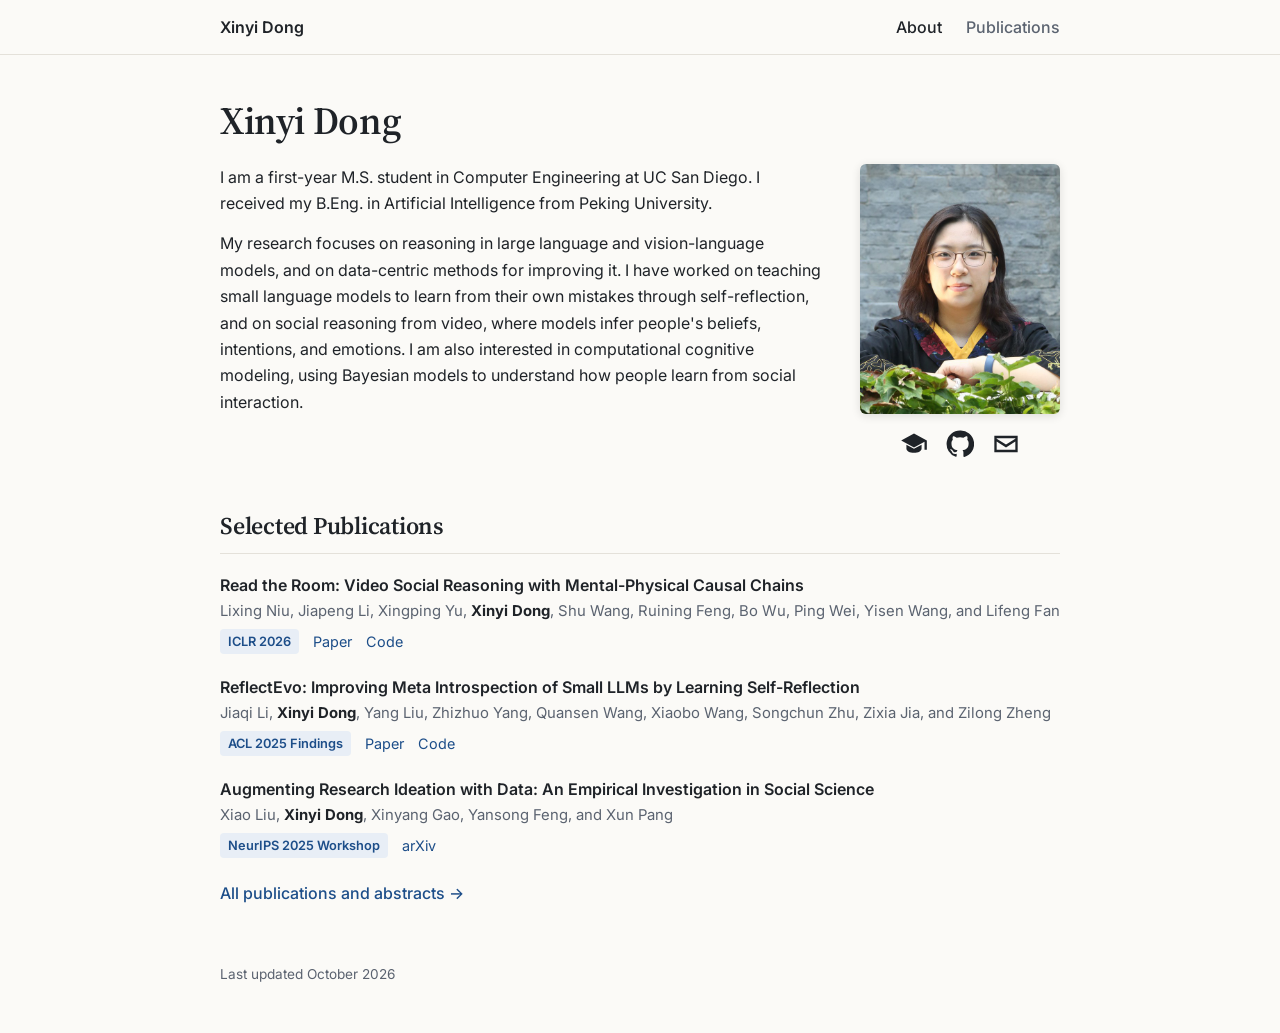
<file: index.html>
<!doctype html>
<html lang="en">
<head>
<meta charset="utf-8">
<meta name="viewport" content="width=device-width, initial-scale=1">
<title>Xinyi Dong</title>
<meta name="description" content="Xinyi Dong — M.S. student in Computer Engineering at UC San Diego. Research on LLM reasoning, multimodal social reasoning, and Bayesian models of social learning.">
<link rel="preconnect" href="https://fonts.googleapis.com">
<link rel="preconnect" href="https://fonts.gstatic.com" crossorigin>
<link href="https://fonts.googleapis.com/css2?family=Source+Serif+4:opsz,wght@8..60,400;8..60,600&family=Inter:wght@400;500;600&display=swap" rel="stylesheet">
<link rel="stylesheet" href="style.css">
</head>
<body>
<nav class="topbar">
  <div class="topbar-inner">
    <a class="brand" href="index.html">Xinyi Dong</a>
    <div class="topbar-links">
      <a href="index.html" aria-current="page">About</a>
      <a href="publications.html">Publications</a>
    </div>
  </div>
</nav>
<main>

  <h1>Xinyi Dong</h1>

  <section class="intro" id="about">
    <div class="bio">
      <p>I am a first-year M.S. student in Computer Engineering at UC San Diego. I received my B.Eng. in Artificial Intelligence from Peking University.</p>
      <p>My research focuses on reasoning in large language and vision-language models, and on data-centric methods for improving it. I have worked on teaching small language models to learn from their own mistakes through self-reflection, and on social reasoning from video, where models infer people's beliefs, intentions, and emotions. I am also interested in computational cognitive modeling, using Bayesian models to understand how people learn from social interaction.</p>
    </div>
    <aside class="side">
      <img class="photo" src="profile.jpg" alt="Photo of Xinyi Dong" width="576" height="720">
      <nav class="icons">
        <a href="https://scholar.google.com/citations?user=JkWTXXwAAAAJ" aria-label="Google Scholar" title="Google Scholar">
          <svg viewBox="0 0 24 24" aria-hidden="true"><path d="M12 3 1 9l11 6 9-4.91V17h2V9L12 3zm-6.5 9.6V16c0 1.9 2.9 3.5 6.5 3.5s6.5-1.6 6.5-3.5v-3.4L12 16.1l-6.5-3.5z"/></svg>
        </a>
        <a href="https://github.com/xena-dong" aria-label="GitHub" title="GitHub">
          <svg viewBox="0 0 24 24" aria-hidden="true"><path d="M12 .5a11.5 11.5 0 0 0-3.64 22.41c.58.1.79-.25.79-.56v-2c-3.2.7-3.88-1.37-3.88-1.37-.53-1.33-1.28-1.69-1.28-1.69-1.05-.71.08-.7.08-.7 1.16.08 1.77 1.19 1.77 1.19 1.03 1.77 2.7 1.26 3.36.96.1-.75.4-1.26.73-1.55-2.55-.29-5.24-1.28-5.24-5.68 0-1.26.45-2.28 1.19-3.09-.12-.29-.52-1.46.11-3.05 0 0 .97-.31 3.17 1.18a11 11 0 0 1 5.77 0c2.2-1.49 3.17-1.18 3.17-1.18.63 1.59.23 2.76.11 3.05.74.81 1.19 1.83 1.19 3.09 0 4.41-2.69 5.38-5.25 5.67.41.36.78 1.06.78 2.14v3.17c0 .31.21.67.8.56A11.5 11.5 0 0 0 12 .5z"/></svg>
        </a>
        <a href="mailto:xid021@ucsd.edu" aria-label="Email" title="Email">
          <svg viewBox="0 0 24 24" aria-hidden="true"><path d="M2 5h20v14H2V5zm2 2v.4l8 5.1 8-5.1V7H4zm16 2.8-8 5.1-8-5.1V17h16V9.8z"/></svg>
        </a>
      </nav>
    </aside>
  </section>

  <section class="selected">
    <h2 class="section-title">Selected Publications</h2>

  <article class="pub-simple">
      <p class="pub-title">Read the Room: Video Social Reasoning with Mental-Physical Causal Chains</p>
      <p class="authors">Lixing Niu, Jiapeng Li, Xingping Yu, <b>Xinyi Dong</b>, Shu Wang, Ruining Feng, Bo Wu, Ping Wei, Yisen Wang, and Lifeng Fan</p>
      <div class="meta">
        <span class="venue">ICLR 2026</span>
        <a href="https://openreview.net/forum?id=TJilJnZjpw">Paper</a>
        <a href="https://github.com/LiXingNiu/Read-the-Room">Code</a>
      </div>
    </article>

  <article class="pub-simple">
      <p class="pub-title">ReflectEvo: Improving Meta Introspection of Small LLMs by Learning Self-Reflection</p>
      <p class="authors">Jiaqi Li, <b>Xinyi Dong</b>, Yang Liu, Zhizhuo Yang, Quansen Wang, Xiaobo Wang, Songchun Zhu, Zixia Jia, and Zilong Zheng</p>
      <div class="meta">
        <span class="venue">ACL 2025 Findings</span>
        <a href="https://aclanthology.org/2025.findings-acl.871/">Paper</a>
        <a href="https://github.com/bigai-nlco/ReflectEvo">Code</a>
      </div>
    </article>

  <article class="pub-simple">
      <p class="pub-title">Augmenting Research Ideation with Data: An Empirical Investigation in Social Science</p>
      <p class="authors">Xiao Liu, <b>Xinyi Dong</b>, Xinyang Gao, Yansong Feng, and Xun Pang</p>
      <div class="meta">
        <span class="venue">NeurIPS 2025 Workshop</span>
        <a href="https://arxiv.org/abs/2505.21396">arXiv</a>
      </div>
    </article>

    <p class="see-all"><a href="publications.html">All publications and abstracts →</a></p>
  </section>

  <footer>Last updated October 2026</footer>
</main>
</body>
</html>
</file>
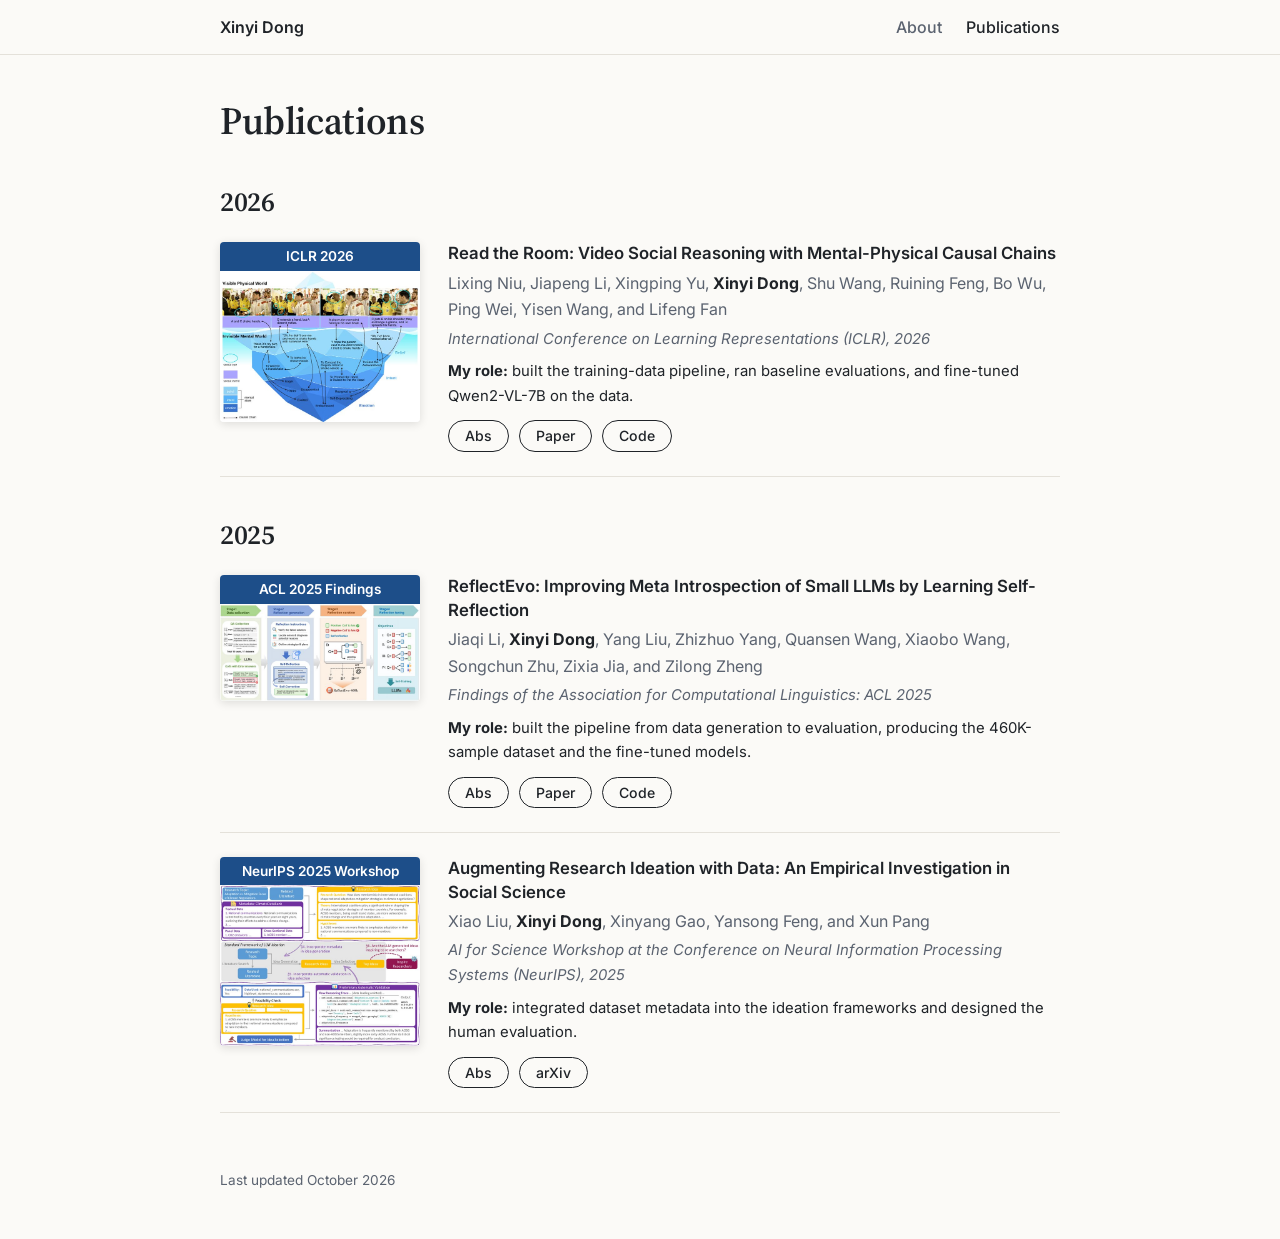
<file: publications.html>
<!doctype html>
<html lang="en">
<head>
<meta charset="utf-8">
<meta name="viewport" content="width=device-width, initial-scale=1">
<title>Publications · Xinyi Dong</title>
<meta name="description" content="Publications by Xinyi Dong on LLM self-reflection, video social reasoning, and data-grounded research ideation.">
<link rel="preconnect" href="https://fonts.googleapis.com">
<link rel="preconnect" href="https://fonts.gstatic.com" crossorigin>
<link href="https://fonts.googleapis.com/css2?family=Source+Serif+4:opsz,wght@8..60,400;8..60,600&family=Inter:wght@400;500;600&display=swap" rel="stylesheet">
<link rel="stylesheet" href="style.css">
</head>
<body>
<nav class="topbar">
  <div class="topbar-inner">
    <a class="brand" href="index.html">Xinyi Dong</a>
    <div class="topbar-links">
      <a href="index.html">About</a>
      <a href="publications.html" aria-current="page">Publications</a>
    </div>
  </div>
</nav>
<main>

  <h1>Publications</h1>

  <h2 class="year">2026</h2>

  <article class="pub">
    <div class="thumb">
      <span class="badge">ICLR 2026</span>
      <img src="images/read-the-room.jpg" alt="Read the Room overview figure: visible social events linked to an iceberg of hidden beliefs, intentions, and emotions" loading="lazy">
    </div>
    <div>
      <p class="pub-title">Read the Room: Video Social Reasoning with Mental-Physical Causal Chains</p>
      <p class="authors">Lixing Niu, Jiapeng Li, Xingping Yu, <b>Xinyi Dong</b>, Shu Wang, Ruining Feng, Bo Wu, Ping Wei, Yisen Wang, and Lifeng Fan</p>
      <p class="venue-line">International Conference on Learning Representations (ICLR), 2026</p>
      <p class="role"><b>My role:</b> built the training-data pipeline, ran baseline evaluations, and fine-tuned Qwen2-VL-7B on the data.</p>
      <div class="pills">
        <button class="pill" type="button" aria-expanded="false" aria-controls="abs-rtr">Abs</button>
        <a class="pill" href="https://openreview.net/forum?id=TJilJnZjpw">Paper</a>
        <a class="pill" href="https://github.com/LiXingNiu/Read-the-Room">Code</a>
      </div>
      <p class="abstract" id="abs-rtr" hidden>"Read the room", or the ability to infer others' mental states from subtle social cues, is a hallmark of human social intelligence, but remains a major challenge for current AI systems. Existing social reasoning datasets are limited in complexity, scale, and coverage of mental states, falling short of the rich causal dynamics found in real-life interactions. In this work, we introduce R<sup>3</sup>-Bench, an evaluation benchmark with fine-grained annotations of belief, intent, desire, emotion, and their causal chains in complex scenarios. Furthermore, we introduce R<sup>3</sup>-FDT, a large-scale training set generated through a novel automated pipeline with the same chain structure. We conduct a comprehensive evaluation of state-of-the-art (SOTA) large vision-language models (LVLMs) on R<sup>3</sup>-Bench, revealing substantial deficiencies in consistent multi-step social reasoning. We also fine-tune a 7B model on R<sup>3</sup>-FDT, achieving notable improvements across multiple relevant benchmarks.</p>
    </div>
  </article>

  <h2 class="year">2025</h2>

  <article class="pub">
    <div class="thumb">
      <span class="badge">ACL 2025 Findings</span>
      <img src="images/reflectevo.jpg" alt="ReflectEvo pipeline: data collection, reflection generation, reflection curation, and reflection tuning" loading="lazy">
    </div>
    <div>
      <p class="pub-title">ReflectEvo: Improving Meta Introspection of Small LLMs by Learning Self-Reflection</p>
      <p class="authors">Jiaqi Li, <b>Xinyi Dong</b>, Yang Liu, Zhizhuo Yang, Quansen Wang, Xiaobo Wang, Songchun Zhu, Zixia Jia, and Zilong Zheng</p>
      <p class="venue-line">Findings of the Association for Computational Linguistics: ACL 2025</p>
      <p class="role"><b>My role:</b> built the pipeline from data generation to evaluation, producing the 460K-sample dataset and the fine-tuned models.</p>
      <div class="pills">
        <button class="pill" type="button" aria-expanded="false" aria-controls="abs-re">Abs</button>
        <a class="pill" href="https://aclanthology.org/2025.findings-acl.871/">Paper</a>
        <a class="pill" href="https://github.com/bigai-nlco/ReflectEvo">Code</a>
      </div>
      <p class="abstract" id="abs-re" hidden>We present a novel pipeline ReflectEvo to demonstrate that small language models (SLMs) can enhance meta introspection through reflection learning. This process iteratively generates self-reflection for self-training, fostering a continuous and self-evolving process. Leveraging this pipeline, we construct ReflectEvo-460k, a large scale, comprehensive self-generated reflection dataset with broadened instructions and diverse multi-domain tasks. Building upon this dataset, we demonstrate the effectiveness of reflection learning to improve SLMs' reasoning abilities using SFT and DPO with remarkable performance, substantially boosting Llama-3 from 52.4% to 71.2% and Mistral from 44.4% to 71.1%. It validates that ReflectEvo can rival or even surpass the reasoning capability of the three prominent open-sourced models on BIG-bench without distillation from superior models or fine-grained human annotation. We further conduct a deeper analysis on the high quality of self-generated reflections and their impact on error localization and correction. Our work highlights the potential of continuously enhancing the reasoning performance of SLMs through iterative reflection learning in the long run.</p>
    </div>
  </article>

  <article class="pub">
    <div class="thumb">
      <span class="badge">NeurIPS 2025 Workshop</span>
      <img src="images/ideation.jpg" alt="Data-augmented LLM ideation framework: metadata in idea generation and automatic validation in idea selection" loading="lazy">
    </div>
    <div>
      <p class="pub-title">Augmenting Research Ideation with Data: An Empirical Investigation in Social Science</p>
      <p class="authors">Xiao Liu, <b>Xinyi Dong</b>, Xinyang Gao, Yansong Feng, and Xun Pang</p>
      <p class="venue-line">AI for Science Workshop at the Conference on Neural Information Processing Systems (NeurIPS), 2025</p>
      <p class="role"><b>My role:</b> integrated dataset metadata into the ideation frameworks and designed the human evaluation.</p>
      <div class="pills">
        <button class="pill" type="button" aria-expanded="false" aria-controls="abs-idea">Abs</button>
        <a class="pill" href="https://arxiv.org/abs/2505.21396">arXiv</a>
      </div>
      <p class="abstract" id="abs-idea" hidden>Recent advancements in large language models (LLMs) demonstrate strong potential for generating novel research ideas, yet such ideas often struggle with feasibility and effectiveness. In this paper, we investigate whether augmenting LLMs with relevant data during the ideation process can improve idea quality. Our framework integrates data at two stages: (1) incorporating metadata during idea generation to guide models toward more feasible concepts, and (2) introducing an automated preliminary validation step during idea selection to assess the empirical plausibility of hypotheses within ideas. We evaluate our approach in the social science domain, with a specific focus on climate negotiation topics. Expert evaluation shows that metadata improves the feasibility of generated ideas by 20%, while automated validation improves the overall quality of selected ideas by 7%. Beyond assessing the quality of LLM-generated ideas, we conduct a human study to examine whether these ideas, augmented with related data and preliminary validation, can inspire researchers in their own ideation. Participants report that the LLM-generated ideas and validation are highly useful, and the ideas they propose with such support are proven to be of higher quality than those proposed without assistance. Our findings highlight the potential of data-augmented research ideation and underscore the practical value of LLM-assisted ideation in real-world academic settings.</p>
    </div>
  </article>

  <footer>Last updated October 2026</footer>
</main>
<script>
  document.querySelectorAll('button.pill[aria-controls]').forEach(function (btn) {
    btn.addEventListener('click', function () {
      var panel = document.getElementById(btn.getAttribute('aria-controls'));
      var open = btn.getAttribute('aria-expanded') === 'true';
      btn.setAttribute('aria-expanded', String(!open));
      panel.hidden = open;
    });
  });
</script>
</body>
</html>
</file>
<file: style.css>
:root {
  --bg: #fbfaf7;
  --text: #1f2328;
  --muted: #5b6370;
  --rule: #e4e1da;
  --accent: #1d4e89;
  --badge-bg: #1d4e89;
  --badge-text: #ffffff;
  --pill-border: #1f2328;
  --shadow: 0 2px 10px rgba(0, 0, 0, 0.12);
  --venue-bg: #e8eef6;
  --venue-text: #1d4e89;
}
@media (prefers-color-scheme: dark) {
  :root:not([data-theme="light"]) {
    --bg: #15171a;
    --text: #e6e3dd;
    --muted: #9aa1ab;
    --rule: #2c3036;
    --accent: #8db4e8;
    --badge-bg: #2f5d94;
    --badge-text: #ffffff;
    --pill-border: #c9c5bd;
    --shadow: 0 2px 10px rgba(0, 0, 0, 0.5);
    --venue-bg: #1e2a3a;
    --venue-text: #8db4e8;
  }
}

* { box-sizing: border-box; }
html { -webkit-text-size-adjust: 100%; }
body {
  margin: 0;
  background: var(--bg);
  color: var(--text);
  font: 16px/1.65 "Inter", system-ui, -apple-system, sans-serif;
}
main { max-width: 880px; margin: 0 auto; padding: 44px 20px 48px; }
a { color: var(--accent); text-decoration: none; }
a:hover { text-decoration: underline; text-underline-offset: 3px; }
p { margin: 0 0 14px; }

/* Top bar */
.topbar {
  position: sticky; top: 0; z-index: 10;
  background: var(--bg);
  border-bottom: 1px solid var(--rule);
}
.topbar-inner {
  max-width: 880px; margin: 0 auto; padding: 14px 20px;
  display: flex; align-items: center; justify-content: space-between;
}
.brand { color: var(--text); font-weight: 600; }
.brand:hover { text-decoration: none; }
.topbar-links { display: flex; gap: 24px; }
.topbar-links a { color: var(--muted); font-weight: 500; }
.topbar-links a:hover { color: var(--accent); text-decoration: none; }
.topbar-links a[aria-current="page"] { color: var(--text); }

/* Headings */
h1, h2 {
  font-family: "Source Serif 4", Georgia, serif;
  font-weight: 600;
  letter-spacing: -0.01em;
}
h1 { font-size: 2.4rem; line-height: 1.15; margin: 0 0 20px; }
h2.year { font-size: 1.7rem; margin: 36px 0 18px; }
h2.section-title {
  font-size: 1.5rem; margin: 48px 0 20px;
  padding-bottom: 8px; border-bottom: 1px solid var(--rule);
}
.pub-simple { margin: 0 0 22px; }
.pub-simple .pub-title { font-size: 1rem; margin: 0 0 2px; }
.pub-simple .authors { font-size: 0.93rem; margin: 0 0 6px; }
.meta { display: flex; flex-wrap: wrap; align-items: center; gap: 6px 14px; font-size: 0.9rem; }
.venue {
  background: var(--venue-bg); color: var(--venue-text);
  font-weight: 600; font-size: 0.8rem;
  padding: 2px 8px; border-radius: 4px;
}
.see-all { margin: 4px 0 0; font-weight: 500; }

/* About page */
.intro { display: grid; grid-template-columns: 1fr 200px; gap: 36px; align-items: start; }
.photo {
  display: block; width: 100%; height: auto;
  border-radius: 6px;
  box-shadow: var(--shadow);
}
.icons { display: flex; justify-content: center; gap: 18px; margin-top: 16px; }
.icons a { color: var(--text); line-height: 0; }
.icons a:hover { color: var(--accent); }
.icons svg { width: 28px; height: 28px; fill: currentColor; }

/* Publications page */
.pub {
  display: grid;
  grid-template-columns: 200px 1fr;
  gap: 28px;
  padding: 0 0 24px;
  margin: 0 0 24px;
  border-bottom: 1px solid var(--rule);
}
.pub:last-child { border-bottom: none; margin-bottom: 0; }
.thumb {
  border-radius: 4px;
  overflow: hidden;
  box-shadow: var(--shadow);
  background: #fff;
  align-self: start;
}
.badge {
  display: block;
  background: var(--badge-bg);
  color: var(--badge-text);
  text-align: center;
  font-weight: 600;
  font-size: 0.85rem;
  padding: 3px 6px;
}
.thumb img { display: block; width: 100%; height: auto; }
.pub-title { font-weight: 600; font-size: 1.05rem; line-height: 1.4; margin: 0 0 4px; }
.authors { margin: 0 0 4px; color: var(--muted); }
.authors b { color: var(--text); }
.venue-line { font-style: italic; color: var(--muted); font-size: 0.93rem; margin: 0 0 8px; }
.role { font-size: 0.93rem; margin: 0 0 12px; }
.pills { display: flex; flex-wrap: wrap; gap: 10px; }
.pill {
  display: inline-block;
  font: inherit;
  font-size: 0.88rem;
  font-weight: 500;
  color: var(--text);
  background: transparent;
  border: 1px solid var(--pill-border);
  border-radius: 999px;
  padding: 3px 16px;
  cursor: pointer;
}
.pill:hover { color: var(--accent); border-color: var(--accent); text-decoration: none; }
.abstract {
  margin: 14px 0 0;
  padding: 12px 14px;
  border-left: 3px solid var(--rule);
  font-size: 0.92rem;
  color: var(--muted);
}

footer { margin-top: 56px; color: var(--muted); font-size: 0.85rem; }

@media (max-width: 600px) {
  main { padding: 28px 16px 32px; }
  .topbar-inner { padding: 12px 16px; }
  .topbar-links { gap: 18px; }
  h1 { font-size: 2rem; }
  .intro { grid-template-columns: 1fr; gap: 20px; }
  .side { order: -1; display: flex; align-items: center; gap: 20px; }
  .photo { width: 120px; }
  .icons { margin-top: 0; }
  .pub { grid-template-columns: 1fr; gap: 14px; }
  .thumb { max-width: 320px; }
}
</file>
